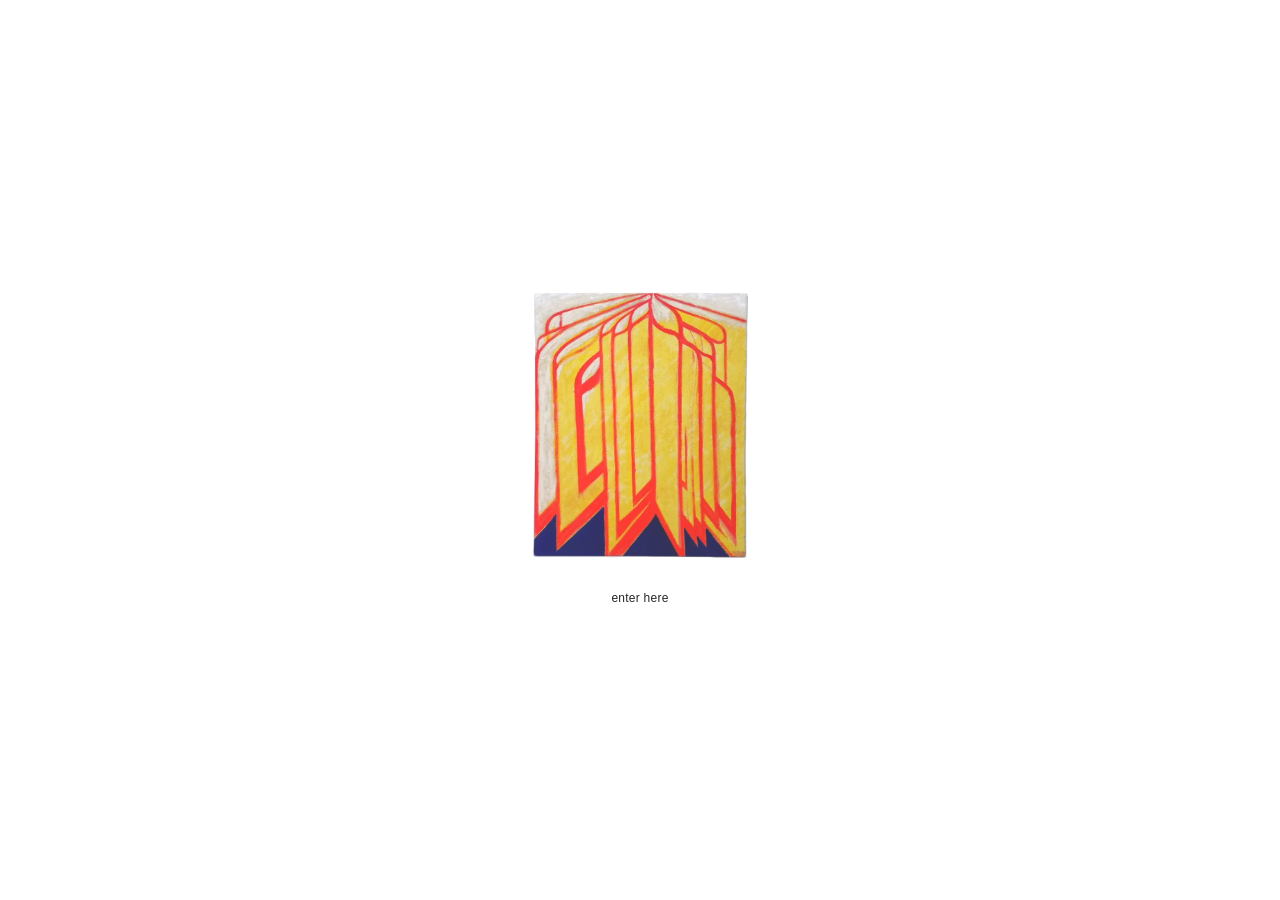
<file: cargo-site-github-v2/index.html>
<!DOCTYPE html>
<html lang="en">
<head>
<meta charset="utf-8">
<meta name="viewport" content="width=device-width, initial-scale=1">
<title>Dream Book</title>
<link rel="icon" href="data:,">
<link rel="prefetch" href="home.html">
<style>
  html, body { margin: 0; height: 100%; background: #fff; }
  body { display: flex; flex-direction: column; align-items: center; justify-content: center; }
  .db { position: relative; width: 220px; aspect-ratio: 632 / 787;
        filter: saturate(1.45);   /* richer colour */
        opacity: .8; }           /* a little see-through */
  .db img { position: absolute; inset: 0; width: 100%; height: 100%; opacity: 0; }
  .enter { margin-top: 1.4rem;
           font-family: "Helvetica Neue", Helvetica, Arial, sans-serif;
           font-size: 12px; font-weight: 400; letter-spacing: 0.02em;
           color: rgba(0, 0, 0, 0.85); text-decoration: none; padding: 0.4rem 0.6rem; }
  .enter:hover, .enter:focus-visible { text-decoration: underline; text-underline-offset: 3px; }
  .enter:active { opacity: 0.7; }
</style>
</head>
<body>
<div class="db" id="db" role="img" aria-label="Dream Book by Sam Gilliland, shown evolving through each stage of the painting"></div>
<a class="enter" href="home.html">enter here</a>
<script>
(() => {
  const FRAMES = ["images/dream/01.webp", "images/dream/02.webp", "images/dream/03.webp", "images/dream/04.webp", "images/dream/05.webp", "images/dream/06.webp", "images/dream/07.webp", "images/dream/08.webp", "images/dream/09.webp", "images/dream/10.webp", "images/dream/11.webp", "images/dream/12.webp", "images/dream/13.webp", "images/dream/14.webp", "images/dream/15.webp", "images/dream/16.webp", "images/dream/17.webp", "images/dream/18.webp", "images/dream/19.webp", "images/dream/20.webp", "images/dream/21.webp", "images/dream/22.webp", "images/dream/23.webp"];
  const HOLDS = [0.12, 0.1, 0.12, 0.1, 0.07, 0.13, 0.15, 0.18, 0.07, 0.07, 0.07, 0.07, 0.07, 0.07, 0.15, 0.12, 0.17, 0.17, 0.12, 0.12, 0.12, 0.08, 1.5];   // seconds per stage
  const FADE = 0.12;         // cross-fade, seconds
  const box = document.getElementById('db');
  const imgs = FRAMES.map(src => { const i = new Image(); i.alt = ''; box.appendChild(i); return i; });
  const N = imgs.length, starts = []; let total = 0;
  HOLDS.forEach(h => { starts.push(total); total += h + FADE; });
  const show = t => {
    let i = N - 1; while (i > 0 && t < starts[i]) i--;
    const f = Math.min(1, Math.max(0, (t - starts[i] - HOLDS[i]) / FADE));
    const j = (i + 1) % N;
    imgs.forEach((im, k) => im.style.opacity = k === i ? 1 : 0);
    if (f > 0) { imgs[j].style.opacity = f; if (j === 0) imgs[i].style.opacity = 1 - f; }
  };
  // start the loop once every picture has arrived, so no frame is ever missing mid-fade
  let left = N;
  const go = () => { const t0 = performance.now(); const tick = now => { show(((now - t0) / 1000) % total); requestAnimationFrame(tick); }; requestAnimationFrame(tick); };
  const done = () => { if (--left === 0) go(); };
  imgs.forEach((im, k) => { im.onload = im.onerror = done; im.src = FRAMES[k]; });
})();
</script>
</body>
</html>
</file>
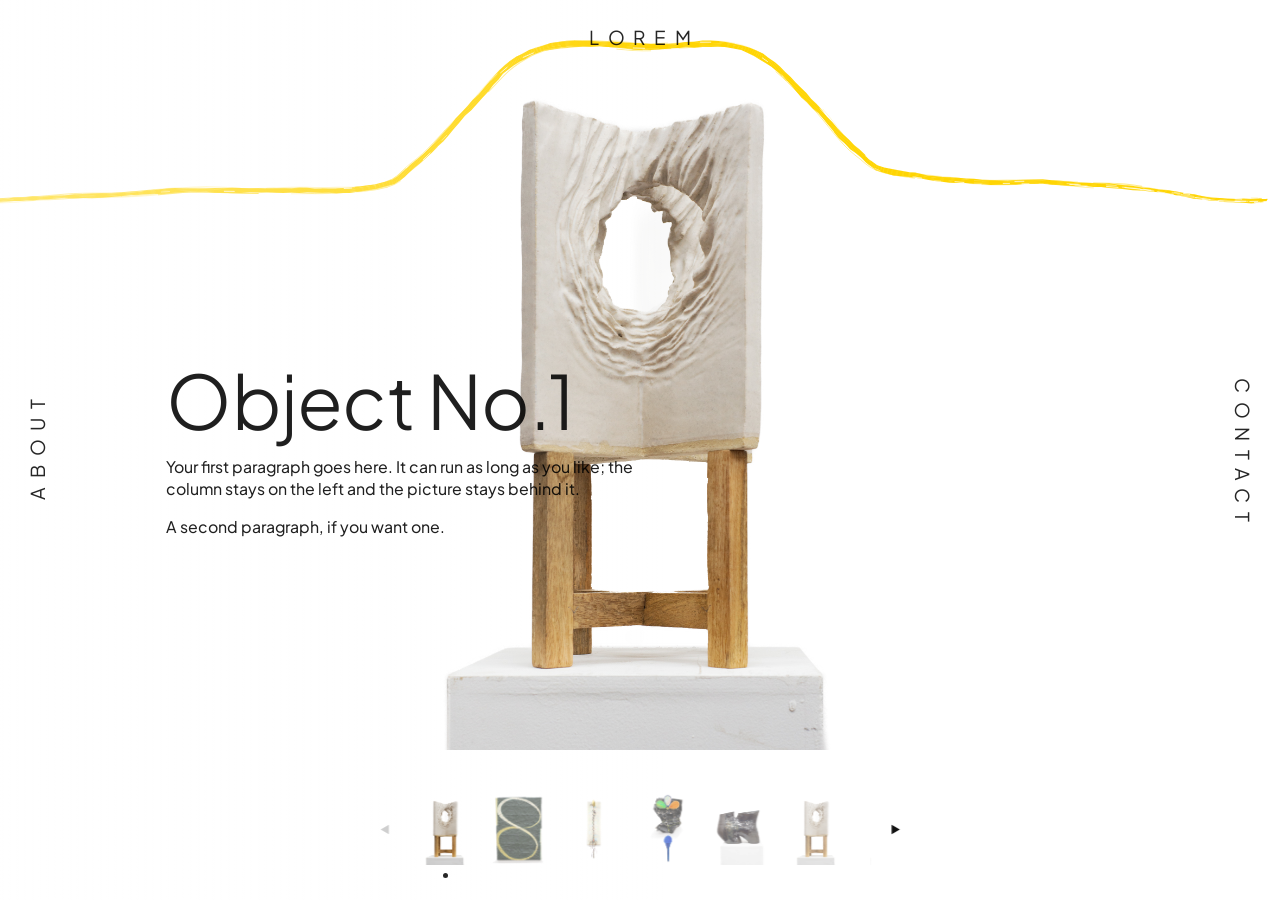
<file: cargo-site-github-v2/home.html>
<!doctype html>
<html lang="en" class="slider-live">
<head>
<meta charset="utf-8">
<meta name="viewport" content="width=device-width, initial-scale=1, viewport-fit=cover">
<title>Wireframe F265 copy 2</title>
<link rel="preconnect" href="https://fonts.googleapis.com">
<link rel="preconnect" href="https://fonts.gstatic.com" crossorigin>
<link href="https://fonts.googleapis.com/css2?family=Plus+Jakarta+Sans:ital,wght@0,200..800;1,200..800&display=swap" rel="stylesheet">
<link rel="icon" href="data:,">
<link rel="stylesheet" href="style.css">
</head>
<body>

  <!-- the words along the edges of the screen (they float over every page) -->
  <div class="edge-text">
    <div class="edge-text__top"><span>Lorem</span></div>
    <div class="edge-text__left"><span>About</span></div>
    <div class="edge-text__right"><span>Contact</span></div>
    <div class="edge-text__bottom"><span></span></div>
  </div>

  <!-- the pages: they sit side by side and slide sideways -->
  <div class="page-row">
    <section class="page stacked-page" id="object1" page-url="object1">
      <div class="page-layout"><div class="page-content"><bodycopy>
        <div class="bg-page" style="--bg: url('images/tri.png')">
          <div class="bg-page__text">
            <h1>Object No.1</h1>
            <p>Your first paragraph goes here. It can run as long as you like; the column stays on the left and the picture stays behind it.</p>
            <p>A second paragraph, if you want one.</p>
          </div>
        </div>
      </bodycopy></div></div>
    </section>
    <section class="page stacked-page" id="object2-1" page-url="object2-1">
      <div class="page-layout"><div class="page-content"><bodycopy>
        <div class="bg-page" style="--bg: url('images/object2.png')">
          <div class="bg-page__text">
            <h1>Object No.2</h1>
            <p>Your first paragraph goes here. It can run as long as you like; the column stays on the left and the picture stays behind it.</p>
            <p>A second paragraph, if you want one.</p>
          </div>
        </div>
      </bodycopy></div></div>
    </section>
    <section class="page stacked-page" id="object3-1" page-url="object3-1">
      <div class="page-layout"><div class="page-content"><bodycopy>
        <div class="bg-page" style="--bg: url('images/object3-2.png')">
          <div class="bg-page__text">
            <h1>Object No.3</h1>
            <p>Your first paragraph goes here. It can run as long as you like; the column stays on the left and the picture stays behind it.</p>
            <p>A second paragraph, if you want one.</p>
          </div>
        </div>
      </bodycopy></div></div>
    </section>
    <section class="page stacked-page" id="object4-1" page-url="object4-1">
      <div class="page-layout"><div class="page-content"><bodycopy>
        <div class="bg-page" style="--bg: url('images/object4-2.png')">
          <div class="bg-page__text">
            <h1>Object No.4</h1>
            <p>Your first paragraph goes here. It can run as long as you like; the column stays on the left and the picture stays behind it.</p>
            <p>A second paragraph, if you want one.</p>
          </div>
        </div>
      </bodycopy></div></div>
    </section>
    <section class="page stacked-page" id="object5-1" page-url="object5-1">
      <div class="page-layout"><div class="page-content"><bodycopy>
        <div class="bg-page" style="--bg: url('images/object5.png')">
          <div class="bg-page__text">
            <h1>Object No.5</h1>
            <p>Your first paragraph goes here. It can run as long as you like; the column stays on the left and the picture stays behind it.</p>
            <p>A second paragraph, if you want one.</p>
          </div>
        </div>
      </bodycopy></div></div>
    </section>
    <section class="page stacked-page" id="object6-1" page-url="object6-1">
      <div class="page-layout"><div class="page-content"><bodycopy>
        <div class="bg-page" style="--bg: url('images/tri.png')">
          <div class="bg-page__text">
            <h1>Object No.6</h1>
            <p>Your first paragraph goes here. It can run as long as you like; the column stays on the left and the picture stays behind it.</p>
            <p>A second paragraph, if you want one.</p>
          </div>
        </div>
      </bodycopy></div></div>
    </section>
    <section class="page stacked-page" id="object7" page-url="object7">
      <div class="page-layout"><div class="page-content"><bodycopy>
        <div class="bg-page" style="--bg: url('images/tri.png')">
          <div class="bg-page__text">
            <h1>Object No.6</h1>
            <p>Your first paragraph goes here. It can run as long as you like; the column stays on the left and the picture stays behind it.</p>
            <p>A second paragraph, if you want one.</p>
          </div>
        </div>
      </bodycopy></div></div>
    </section>
  </div>

  <!-- the thumbnail carousel (built by app.js from the pages above) -->
  <div class="dock"><div class="page-carousel"></div></div>

  <script src="app.js"></script>
</body>
</html>
</file>
<file: cargo-site-github-v2/style.css>
/* ═══ BASE (what Cargo supplied itself) ═══ */
html { font-size: 1.44vh; touch-action: manipulation; }          /* Cargo sizes every "rem" from the window height: 1.44% of it */
@media (max-width: 768px) { html { font-size: calc(1.44vh * 1.4); } }
html, body { margin: 0; padding: 0; min-height: 100vh; }
body {
	position: relative;
	background: #fff;
	color: rgba(0, 0, 0, 0.88);
	font-family: "Plus Jakarta Sans", "Diatype Variable", -apple-system, "system-ui", "Helvetica Neue", Arial, sans-serif;
	font-size: 1.6rem;
	font-weight: 450;
	font-optical-sizing: auto;
	-webkit-font-smoothing: antialiased;
	text-size-adjust: none;
}
h1 { font-weight: 350; letter-spacing: -0.01em; }
p { font-weight: 450; }
a { color: inherit; }
a:active { opacity: 0.7; }
.page { background: transparent; }
.page-layout, .page-content, bodycopy { display: block; width: 100%; box-sizing: border-box; }

/* the thumbnail carousel sits along the bottom, centred */
.dock {
	position: fixed;
	left: 50%;
	bottom: 3.4vh;
	transform: translateX(-50%);
	width: 42%;
	z-index: 20;
}
@media (max-width: 768px) { .dock { width: 92%; } }

/* Horizontal slider wrapper: ONLY on the live site (html.slider-live is added by the first Global JS script; the Cargo editor keeps the normal vertical layout) */
html.slider-live div:has(> .stacked-page:not(.pinned) + .stacked-page:not(.pinned)) {
  display: flex !important;
  flex-direction: row !important;
  flex-wrap: nowrap !important;
  overflow-x: auto !important;
  overflow-y: hidden !important;
  scroll-snap-type: x mandatory;
  scroll-behavior: smooth;
  position: fixed !important;
  top: 0 !important;
  left: 0 !important;
  width: 100vw !important;
  max-width: 100vw !important;
  height: 100vh !important;
}

/* Each slide forced back into the visible viewport */
html.slider-live div:has(> .stacked-page:not(.pinned) + .stacked-page:not(.pinned)) > .stacked-page:not(.pinned) {
  flex: 0 0 100vw !important;
  width: 100vw !important;
  min-width: 100vw !important;
  height: 100vh !important;
  top: 0 !important;
  left: auto !important;
  transform: none !important;
  visibility: visible !important;
  opacity: 1 !important;
  overflow-y: auto !important;
  scroll-snap-align: start;
}


/* ═══════════════════════════════════════════════════════════════════
   BACKGROUND-IMAGE PAGE (.bg-page): a full-width picture with a column of text on the left.
   Any page that contains a .bg-page block is switched to full width automatically (no page-by-page CSS).
   The markup is in bg-page-v1.html. Change the look with the variables just below.
   ═══════════════════════════════════════════════════════════════════ */
.bg-page {
	--bg-page-ink: rgba(0, 0, 0, 0.88);                       /* text colour */
	--bg-page-shade: linear-gradient(90deg, rgba(255,255,255,0.42) 0%, rgba(255,255,255,0.22) 30%, rgba(255,255,255,0) 52%);   /* soft wash behind the text, from the left; "none" for no wash */
	--bg-page-fit: contain;                                   /* contain = the WHOLE picture always shows, nothing cropped; cover = fills the screen and crops the edges */
	--bg-page-position: center;                               /* where the picture sits: center, right center, left center … */
	--bg-page-top: 2vh;                                       /* empty space above the picture */
	--bg-page-side: 3vw;                                      /* empty space left and right of the picture: bigger = smaller picture */
	--bg-page-bottom: 4vh;                                    /* empty space under the picture (the live site raises this to clear the carousel, just below) */
	--bg-page-editor-offset: 120px;                           /* only inside the Cargo editor: room for its toolbar, so the block is not taller than the screen you see */
	--bg-page-width: 40rem;                                   /* how wide the text column is */
	--bg-page-pad: clamp(1.25rem, 6vw, 6rem);                 /* space above / below / right of the text */
	--bg-page-inset: clamp(2rem, 13vw, 13rem);                /* space between the text and the LEFT edge: bigger = the text sits further right */
	box-sizing: border-box;
	width: 100%;
	min-height: 100vh;
	min-height: 100svh;
	display: flex;
	align-items: center;                                      /* text centred top-to-bottom; change to flex-start / flex-end to move it */
	justify-content: flex-start;                              /* text on the left */
	padding: var(--bg-page-pad) var(--bg-page-pad) var(--bg-page-pad) var(--bg-page-inset);
	position: relative;
	isolation: isolate;                                       /* keeps the picture and wash behind the text, inside this block */
	color: var(--bg-page-ink);
}

/* the picture: --bg is set on the block: style="--bg: url('…')". It sits in its own box, inset from the edges so it comes out smaller,
   and the box stops above the carousel (--bg-page-bottom) so the two never touch. */
.bg-page::before {
	content: "";
	position: absolute;
	top: var(--bg-page-top);
	right: var(--bg-page-side);
	bottom: var(--bg-page-bottom);
	left: var(--bg-page-side);
	z-index: -2;
	background: var(--bg) var(--bg-page-position) / var(--bg-page-fit) no-repeat;
	pointer-events: none;
}

/* the soft wash over the whole block */
.bg-page::after {
	content: "";
	position: absolute;
	inset: 0;
	z-index: -1;
	background: var(--bg-page-shade);
	pointer-events: none;
}

html.slider-live .bg-page {                                   /* the live site: leave room for the carousel along the bottom */
	--bg-page-bottom: 150px;
}

html:not(.slider-live) .bg-page {                             /* the Cargo editor (not the live site) */
	min-height: calc(100vh - var(--bg-page-editor-offset));
	min-height: calc(100svh - var(--bg-page-editor-offset));
}

.bg-page--dark {                                              /* add this class for a dark wash and white text */
	--bg-page-ink: rgba(255, 255, 255, 0.95);
	--bg-page-shade: linear-gradient(90deg, rgba(0,0,0,0.38) 0%, rgba(0,0,0,0.2) 30%, rgba(0,0,0,0) 52%);
}

.bg-page__text {
	width: 100%;
	max-width: var(--bg-page-width);
}

.bg-page h1 {
	font-size: clamp(2.6rem, 6vw, 5.75rem);
	line-height: 1.02;
	margin: 0 0 1.4rem 0;
	color: var(--bg-page-ink);
}

.bg-page p {
	font-size: clamp(1.05rem, 0.3vw + 0.93rem, 1.3rem);
	line-height: 1.4;
	margin: 0 0 1em 0;
	color: var(--bg-page-ink);
}

.bg-page p:last-child {
	margin-bottom: 0;
}

/* a page holding a .bg-page loses Cargo's side padding and width limit, so the picture runs edge to edge */
.page:has(.bg-page) .page-layout {
	max-width: 100%;
	width: 100%;
}

.page:has(.bg-page) .page-content {
	padding: 0;
	width: 100%;
	align-items: stretch;
}

.page:has(.bg-page) bodycopy {
	width: 100%;
}

@media (max-width: 768px) {
	.bg-page {
		--bg-page-inset: var(--bg-page-pad);
		align-items: flex-end;                                /* phones: the text sits at the bottom so the picture stays visible above it */
		--bg-page-shade: linear-gradient(0deg, rgba(255,255,255,0.5) 0%, rgba(255,255,255,0.28) 32%, rgba(255,255,255,0) 60%);
	}
	.bg-page--dark {
		--bg-page-shade: linear-gradient(0deg, rgba(0,0,0,0.45) 0%, rgba(0,0,0,0.25) 32%, rgba(0,0,0,0) 60%);
	}
}




/* ═══════════════════════════════════════════════════════════════════
   EDGE TEXT (.edge-text): words set along the edges of the screen, the top one straight,
   the left one reading upward, the right one reading downward, the bottom one straight.
   It sits on a PINNED page, floats over everything, and never blocks a click.
   The markup is in edge-text-v1.html. Change the look with the variables just below.
   ═══════════════════════════════════════════════════════════════════ */
.edge-text {
	--edge-ink: rgba(0, 0, 0, 0.85);                          /* text colour */
	--edge-size: clamp(0.95rem, 1.5vw, 1.6rem);               /* letter size */
	--edge-space: 0.45em;                                     /* space between letters */
	--edge-weight: 400;
	--edge-inset: clamp(0.9rem, 2.2vw, 2.25rem);              /* distance from the screen edge */
	--edge-align-top: center;                                 /* where along each edge the words sit: flex-start | center | flex-end */
	--edge-align-bottom: center;
	--edge-align-left: center;
	--edge-align-right: center;
	position: fixed;
	top: 0;
	left: 0;
	width: 100vw;
	height: 100vh;
	height: 100svh;
	z-index: 30;
	pointer-events: none;                                     /* the layer never blocks the page underneath */
	color: var(--edge-ink);
	font-size: var(--edge-size);
	font-weight: var(--edge-weight);
	letter-spacing: var(--edge-space);
	text-transform: uppercase;
	line-height: 1;
	padding: env(safe-area-inset-top) env(safe-area-inset-right) env(safe-area-inset-bottom) env(safe-area-inset-left);
}

.edge-text a {
	color: inherit;
	text-decoration: none;
	pointer-events: auto;                                     /* links in the words still work */
}

.edge-text__top,
.edge-text__bottom,
.edge-text__left,
.edge-text__right {
	position: absolute;
	display: flex;
	white-space: nowrap;
}

.edge-text__top,
.edge-text__bottom {
	left: var(--edge-inset);
	right: var(--edge-inset);
}

.edge-text__top    { top: var(--edge-inset);    justify-content: var(--edge-align-top); }
.edge-text__bottom { bottom: var(--edge-inset); justify-content: var(--edge-align-bottom); }

.edge-text__left,
.edge-text__right {
	top: var(--edge-inset);
	bottom: var(--edge-inset);
	writing-mode: vertical-rl;                                /* letters turned a quarter: reads top to bottom */
}

.edge-text__left  { left: var(--edge-inset);  transform: rotate(180deg); justify-content: var(--edge-align-left); }   /* turned the other way: reads bottom to top */
.edge-text__right { right: var(--edge-inset); justify-content: var(--edge-align-right); }

.edge-text__left,
.edge-text__right { align-items: center; }

/* the spacing after the last letter would push the word off-centre: take it back */
.edge-text__top > *,
.edge-text__bottom > * { margin-right: calc(var(--edge-space) * -1); }
.edge-text__left > *,
.edge-text__right > * { margin-bottom: calc(var(--edge-space) * -1); }

/* Cargo wraps page content in boxes that trap "fixed" elements (and are 0 tall here), which squashed the side words
   to the top of the screen: free them, so the edge text is measured against the screen itself */
.page:has(.edge-text),
.page:has(.edge-text) .page-layout,
.page:has(.edge-text) .page-content,
.page:has(.edge-text) bodycopy {
	contain: none !important;
	transform: none !important;
	filter: none !important;
	pointer-events: none;
}

.page:has(.edge-text) .page-layout,
.page:has(.edge-text) .page-content {
	padding: 0;
	min-height: 0;
}

@media (max-width: 768px) {
	.edge-text {
		--edge-size: clamp(0.8rem, 3.2vw, 1.1rem);
		--edge-space: 0.35em;
		--edge-inset: 0.75rem;
	}
}


/* ═══════════════════════════════════════════════════════════════════
   NO SCROLLBARS on the live site. Scrolling and swiping still work; only the bars are hidden.
   The Cargo editor is left alone. (The custom scrollbar styling was removed; it is in global-css-v15.css if it is ever wanted again.)
   ═══════════════════════════════════════════════════════════════════ */
html.slider-live,
html.slider-live * {
	scrollbar-width: none;
	-ms-overflow-style: none;
}

html.slider-live::-webkit-scrollbar,
html.slider-live *::-webkit-scrollbar {
	display: none;
	width: 0;
	height: 0;
}


/* phones: the text sits at the bottom, so lift it clear of the carousel */
@media (max-width: 768px) {
	html.slider-live .bg-page { padding-bottom: calc(var(--bg-page-pad) + 130px); }
	html.slider-live .bg-page { --bg-page-bottom: 150px; }
}
</file>
